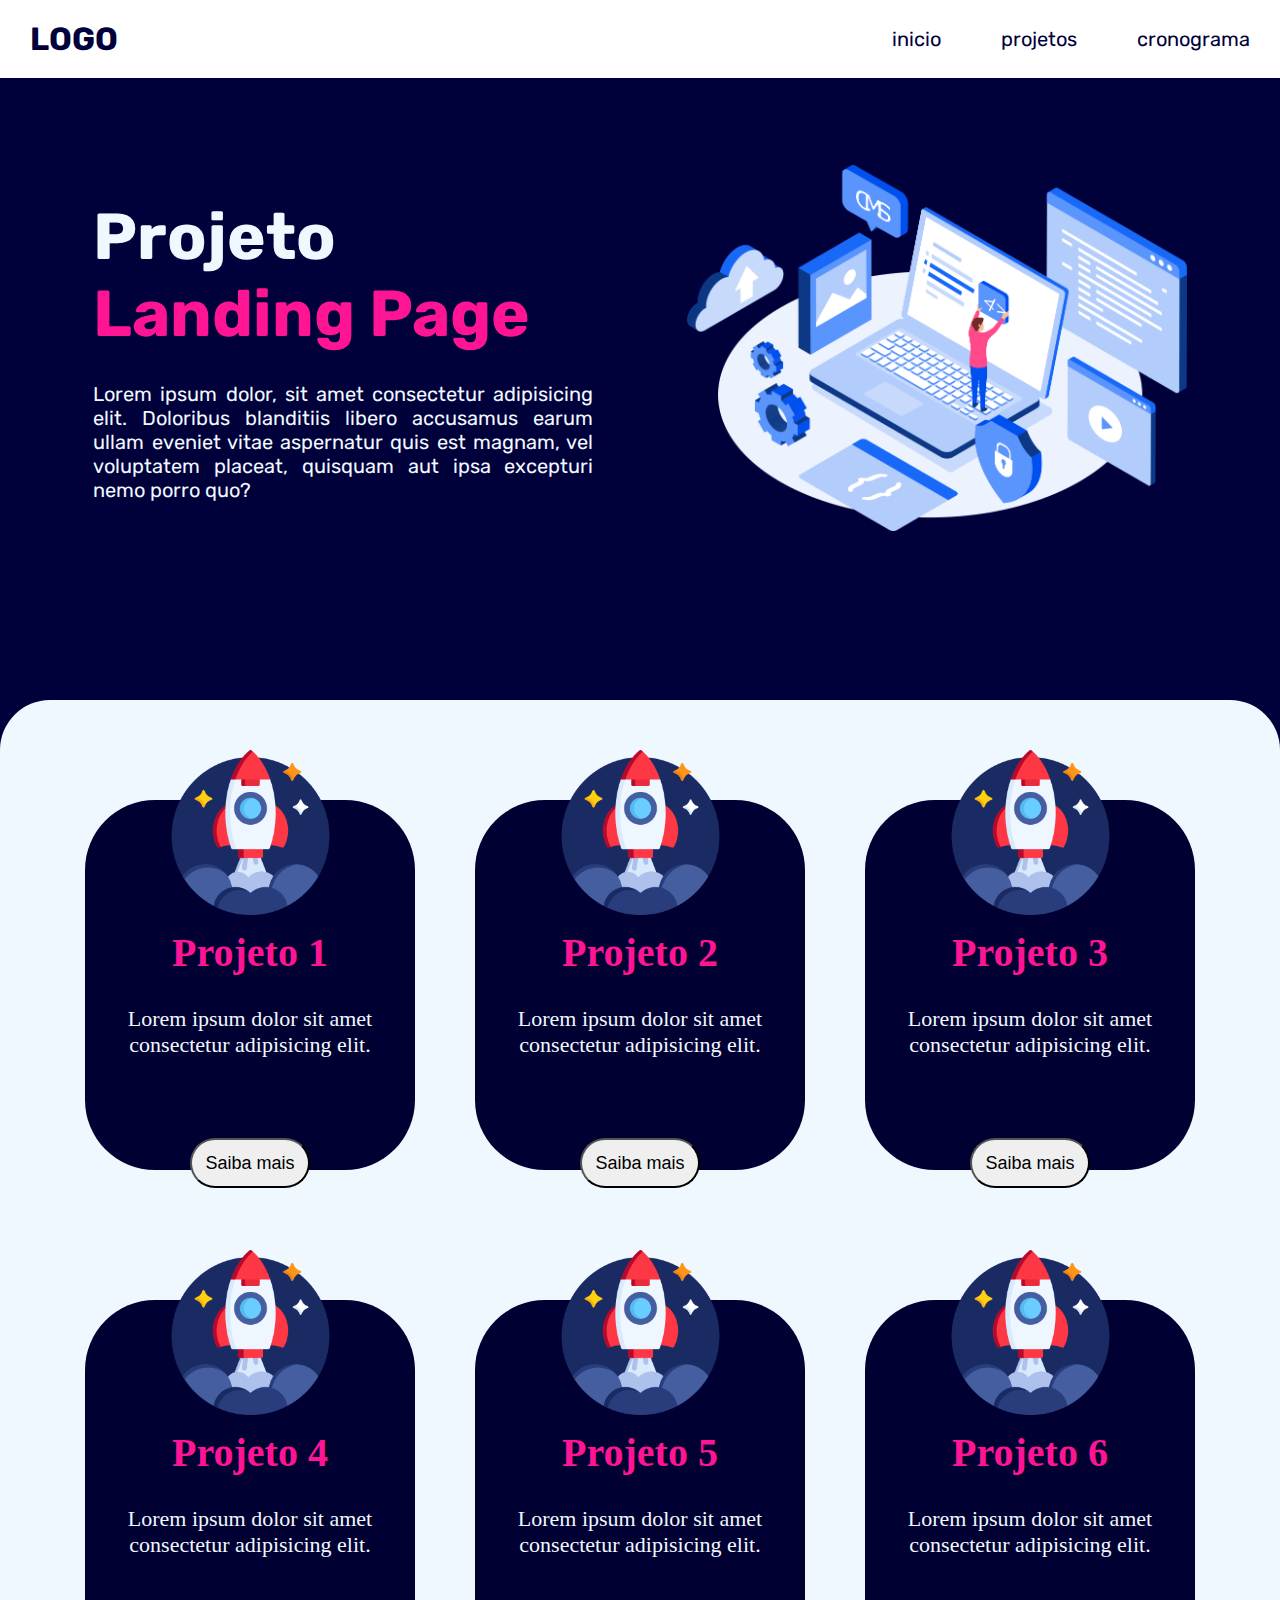
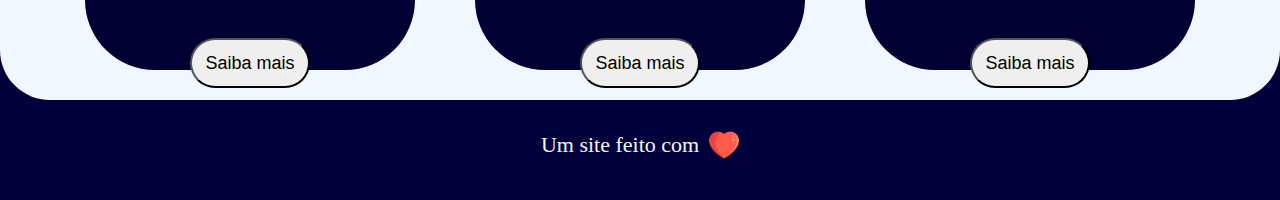
<file: Landing Page/index.html>
<!DOCTYPE html>
<html lang="pt-br">
<head>
   <meta charset="UTF-8">
   <meta http-equiv="X-UA-Compatible" content="IE=edge">
   <meta name="viewport" content="width=device-width, initial-scale=1.0">
   <link rel="stylesheet" href="style.css">
   <link rel="preconnect" href="https://fonts.googleapis.com">
   <link rel="preconnect" href="https://fonts.gstatic.com" crossorigin>
   <link href="https://fonts.googleapis.com/css2?family=Rubik:wght@500&display=swap" rel="stylesheet">

   <title>Landing Page</title>
</head>
<body>

   <div class="menu">
         <h1>LOGO</h1>
      <div class="links">
         <ul>
            <li> <a href="index.html"> inicio </a> </li>
            <li> <a href="#projetos"> projetos </a> </li>
            <li> <a href="#"> cronograma </a> </li>
         </ul>
      </div>
   </div>

   <div class="conteudo">
      <div class="conteudo-texto">
         <h2> Projeto <span style="color:deeppink;"> Landing Page </span> </h2>
         <p> Lorem ipsum dolor, sit amet consectetur adipisicing elit.
             Doloribus blanditiis libero accusamus earum ullam eveniet vitae
             aspernatur quis est magnam, vel voluptatem placeat, quisquam aut
             ipsa excepturi nemo porro quo?
         </p>
      </div>
      <div class="conteudo-img">
         <img src="./img/img.png"/>
      </div>
   </div>


   <div class="card-container" id="projetos">

      <div class="card-conteudo">
         <img src="img/project.png"/>
         <h2> Projeto 1</h2>
         <p>Lorem ipsum dolor sit amet consectetur adipisicing elit.</p>
         
         <a href="#">
            <button class="button"> Saiba mais</button>
         </a>
         
      </div>

      <div class="card-conteudo">
         <img src="img/project.png"/>
         <h2> Projeto 2</h2>
         <p>Lorem ipsum dolor sit amet consectetur adipisicing elit.</p>
         
         <a href="#">
            <button class="button"> Saiba mais</button>
         </a>
      </div>

      <div class="card-conteudo">
         <img src="img/project.png"/>
         <h2> Projeto 3</h2>
         <p>Lorem ipsum dolor sit amet consectetur adipisicing elit.</p>
         
         <a href="#">
            <button class="button"> Saiba mais</button>
         </a>
      </div>

      <div class="card-conteudo">
         <img src="img/project.png"/>
         <h2> Projeto 4</h2>
         <p>Lorem ipsum dolor sit amet consectetur adipisicing elit.</p>
         
         <a href="#">
            <button class="button"> Saiba mais</button>
         </a>
      </div>

      <div class="card-conteudo">
         <img src="img/project.png"/>
         <h2> Projeto 5</h2>
         <p>Lorem ipsum dolor sit amet consectetur adipisicing elit.</p>
         
         <a href="#">
            <button class="button"> Saiba mais</button>
         </a>
      </div>

      <div class="card-conteudo">
         <img src="img/project.png"/>
         <h2> Projeto 6</h2>
         <p>Lorem ipsum dolor sit amet consectetur adipisicing elit.</p>
         
         <a href="#">
            <button class="button"> Saiba mais</button>
         </a>
      </div>
   </div>

   <div class="rodape">
      <div class="rodape-conteudo">
         <p> Um site feito com </p>
         <img src="img/heart.png"/>
   </div>
   
   <script src="main.js"></script>
</body>
</html>
</file>
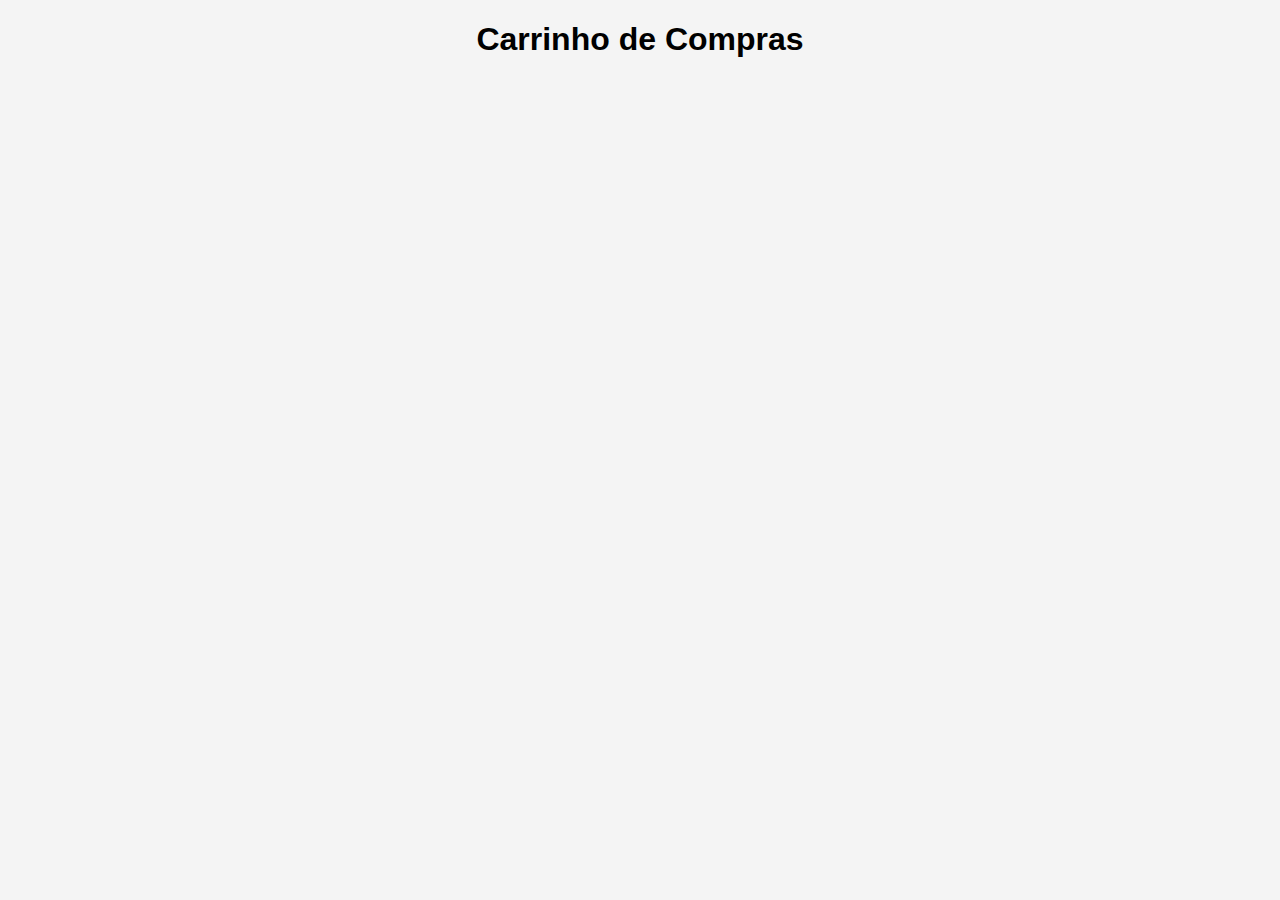
<file: Landing Page/carrinho.html>
<!DOCTYPE html>
<html lang="en">

<head>
    <meta charset="UTF-8">
    <meta name="viewport" content="width=device-width, initial-scale=1.0">
    <title>Carrinho de Compras</title>

    <style>
        body {
            font-family: Arial, sans-serif;
            margin: 0;
            padding: 0;
            background-color: #f4f4f4;
        }

        .container {
            max-width: 800px;
            margin: 20px auto;
            background-color: #fff;
            padding: 20px;
            border-radius: 8px;
            box-shadow: 0 0 10px rgba(0, 0, 0, 0.1);
        }

        h1 {
            text-align: center;
            margin-bottom: 20px;
        }


        button {
            cursor: pointer;
            padding: 5px 10px;
            border: none;
            background-color: #007bff;
            color: #fff;
            border-radius: 4px;
            margin: 5px;
        }

         button:hover {
            background-color: #0056b3;
        }

     
    </style>
</head>

<body>

  
        <h1>Carrinho de Compras</h1>
        <div id="carrinho"></div>


    <script src="script.js"></script>
</body>

</html>
</file>
<file: Landing Page/style.css>
*{
   padding: 0;
   margin: 0;
}

body{
   background-color: #00003b;
   
}

.menu{
   background-color: white;
   display: flex;
   justify-content: space-between;
   align-items: center;
   flex-wrap: wrap;
   position: fixed;
   width: 100%;
   z-index: 5;
}

.menu h1{
   margin: 20px 0px 20px 30px;
   font-family: 'Rubik', sans-serif;
   color: #00003b;
}

.links a{
   text-decoration: none;
   font-size: 20px;
   padding: 30px;
   font-family: 'Rubik', sans-serif;
   color: #00003b;
}

.links ul{
   list-style: none;
   display: flex;
}

.conteudo{
   display: flex;
   flex-wrap: wrap;
   justify-content: space-evenly;
   align-items: center;
   height: 700px;
}

.conteudo-texto{
   color:aliceblue;
   font-family: 'Rubik', sans-serif;
   width: 500px;
   text-align: justify;
}

.conteudo-texto h2{
   font-size: 65px;
   margin-bottom: 30px;
}

.conteudo-texto p{
   font-size: 20px;
}

.conteudo-img{
   width: 500px;
}

.conteudo-img img{
   width:100%;
  
}


.card-container{
   background-color: aliceblue;
   border-radius: 50px;
   display: flex;
   flex-wrap: wrap;
   justify-content: center;
   align-items: center;
   text-align: center;
}

.card-conteudo{
   background-color: #000032;
   margin: 30px;
   margin-top: 100px;
   border-radius: 70px;
   width: 330px;
   height: 370px;
   
}

.card-conteudo img{
   width: 50%;
   position: relative;
   top: -50px;
}

.card-conteudo h2{
   font-size: 40px;
   color: deeppink;
   position: relative;
   top: -40px;
}

.card-conteudo p{
   font-size: 22px;
   color:aliceblue;
   margin-top: 20px;
   position: relative;
   top: -30px;
}

.button{
   width: 120px;
   height: 50px;
   border-radius: 50px;
   font-size: 18px;
   cursor: pointer;
   position: relative;
   top: 50px;
}

.button:hover{
   width: 130px;
   height: 55px;
   background-color:deeppink;
   color: aliceblue;
}


.rodape{
   background-color: #00003b;
   height: 100px;
}

.rodape-conteudo{
   display: flex;
   justify-content: center;
   align-items: center;
   position: relative;
   top: 30px;
}

.rodape-conteudo img{
   width: 30px;
   margin-left: 10px;
}

.rodape-conteudo p{
   font-size: 22px;
   color:aliceblue;
}

.rodape-conteudo img {
   animation: pulse 0.7s infinite;
   display: table;
   animation-direction: alternate;
   -webkit-animation-name: pulse;
   animation-name: pulse;
 }
</file>
